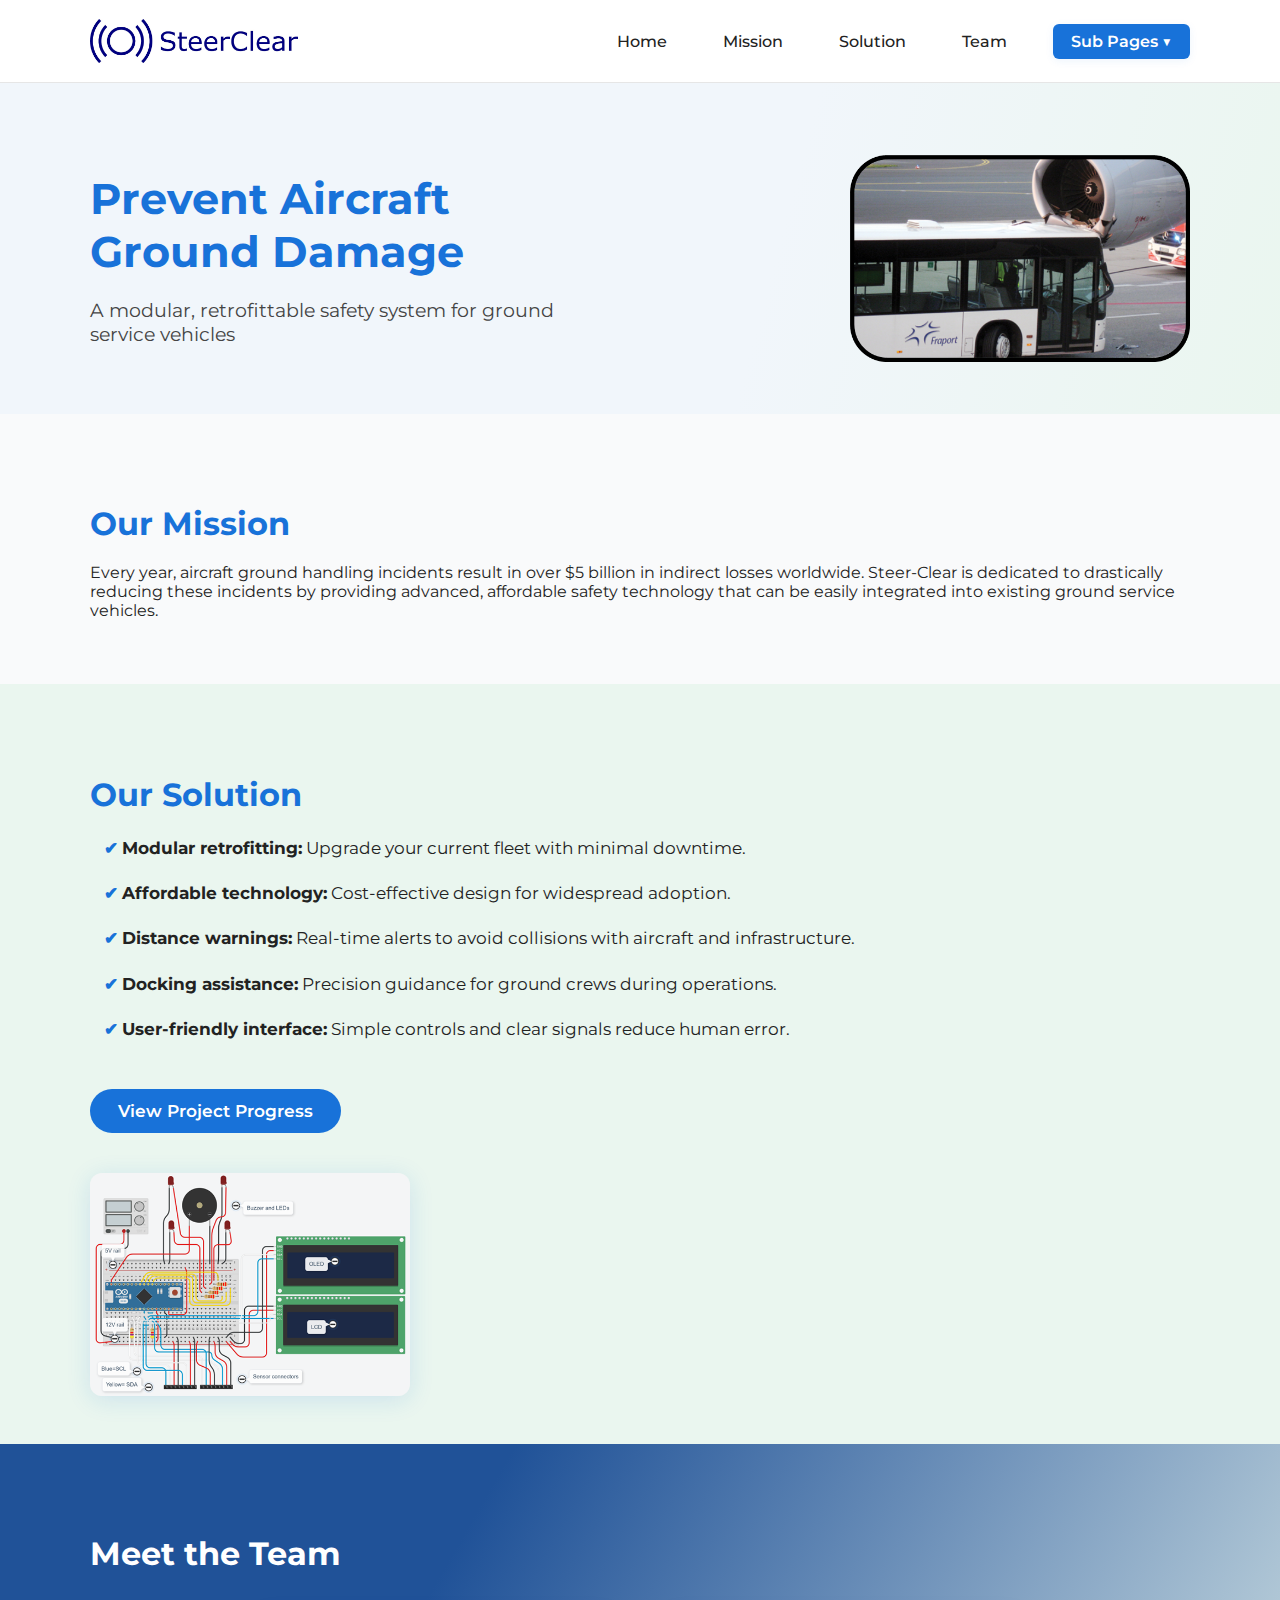
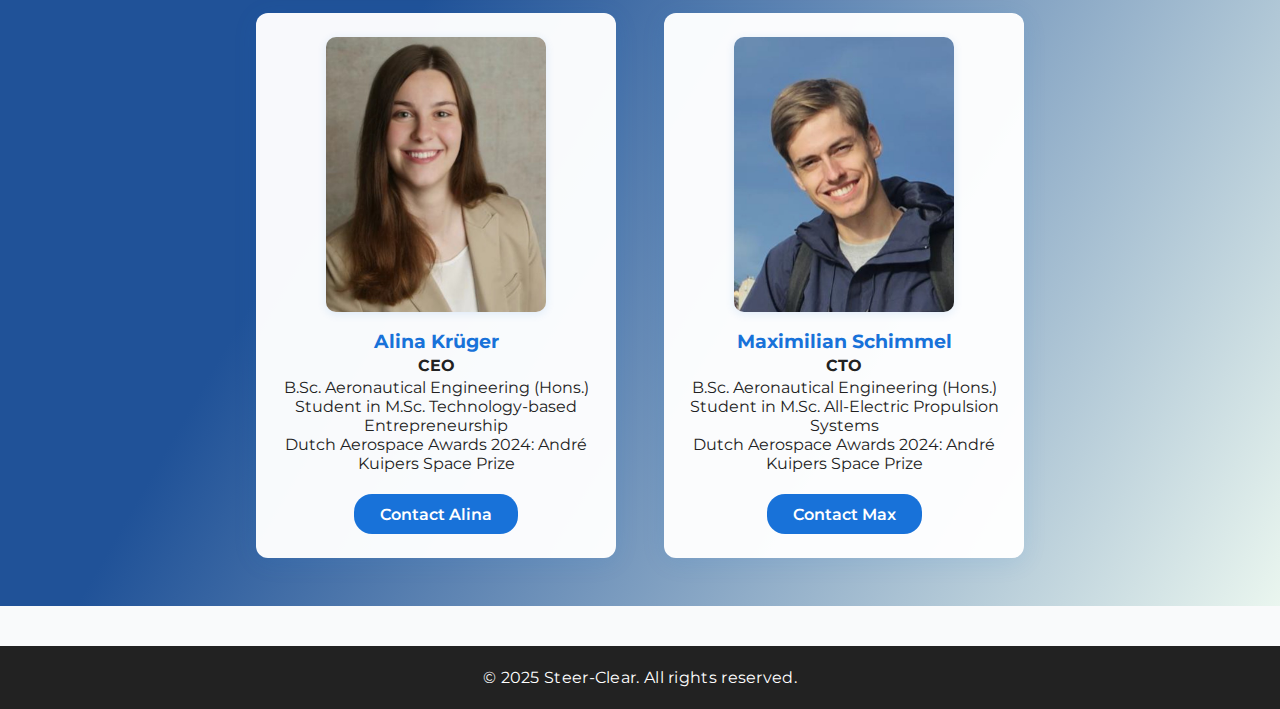
<file: index.html>
<!DOCTYPE html>
<html lang="en">
<head>
  <meta charset="UTF-8" />
  <meta name="viewport" content="width=device-width, initial-scale=1.0"/>
  <title>Steer-Clear | Aircraft Ground Handling Safety Solutions</title>
  <link href="https://fonts.googleapis.com/css?family=Montserrat:700,400&display=swap" rel="stylesheet">
  <link rel="stylesheet" href="style.css" />
</head>
<body>
  <nav class="navbar">
    <div class="container nav-container">
      <div class="logo">
        <img src="logo-steerclear.png" alt="Steer-Clear Logo" height="44" />
      </div>
      <div class="nav-links">
        <a href="index.html">Home</a>
        <a href="#mission">Mission</a>
        <a href="#solution">Solution</a>
        <a href="#team">Team</a>
        <div class="dropdown">
          <button class="dropbtn">Sub Pages ▼</button>
          <div class="dropdown-content">
            <a href="contact-alina.html">Contact Alina Krüger</a>
            <a href="contact-max.html">Contact Maximilian Schimmel</a>
            <a href="project-progress.html">Project Progress</a>
          </div>
        </div>
      </div>
    </div>
  </nav>

  <header class="hero">
    <div class="container hero-content">
      <div>
        <h1>Prevent Aircraft Ground Damage</h1>
        <p class="subtitle">A modular, retrofittable safety system for ground service vehicles</p>
      </div>
      <img src="aircraft-illustration.png" alt="Aircraft ground handling illustration" class="hero-img"/>
    </div>
  </header>

  <section id="mission" class="section">
    <div class="container">
      <h2>Our Mission</h2>
      <p>
        Every year, aircraft ground handling incidents result in over $5 billion in indirect losses worldwide. Steer-Clear is dedicated to drastically reducing these incidents by providing advanced, affordable safety technology that can be easily integrated into existing ground service vehicles.
      </p>
    </div>
  </section>

  <section id="solution" class="section alt-bg">
    <div class="container solution-content">
      <div>
        <h2>Our Solution</h2>
        <ul class="features-list">
          <li><strong>Modular retrofitting:</strong> Upgrade your current fleet with minimal downtime.</li>
          <li><strong>Affordable technology:</strong> Cost-effective design for widespread adoption.</li>
          <li><strong>Distance warnings:</strong> Real-time alerts to avoid collisions with aircraft and infrastructure.</li>
          <li><strong>Docking assistance:</strong> Precision guidance for ground crews during operations.</li>
          <li><strong>User-friendly interface:</strong> Simple controls and clear signals reduce human error.</li>
        </ul>
        <a href="project-progress.html" class="solution-btn">View Project Progress</a>
      </div>
      <img src="system-demo.png" alt="Steer-Clear system demo" class="solution-img"/>
    </div>
  </section>

  <section id="team" class="section team-section">
    <div class="container">
      <h2>Meet the Team</h2>
      <div class="team-wrapper">
        <!-- Alina Krüger -->
        <div class="team-member-card">
          <img src="alina.jpg" alt="Alina Krüger" class="team-photo" />
          <div class="team-info">
            <h3>Alina Krüger</h3>
            <p><strong>CEO</strong></p>
            <p>B.Sc. Aeronautical Engineering (Hons.)<br>
              Student in M.Sc. Technology-based Entrepreneurship<br>
              Dutch Aerospace Awards 2024: André Kuipers Space Prize
            </p>
            <a href="contact-alina.html" class="contact-btn">Contact Alina</a>
          </div>
        </div>
        <!-- Maximilian Schimmel -->
        <div class="team-member-card">
          <img src="maximilian.jpg" alt="Maximilian Schimmel" class="team-photo" />
          <div class="team-info">
            <h3>Maximilian Schimmel</h3>
            <p><strong>CTO</strong></p>
            <p>B.Sc. Aeronautical Engineering (Hons.)<br>
              Student in M.Sc. All-Electric Propulsion Systems<br>
              Dutch Aerospace Awards 2024: André Kuipers Space Prize
            </p>
            <a href="contact-max.html" class="contact-btn">Contact Max</a>
          </div>
        </div>
      </div>
    </div>
  </section>

  <footer class="footer">
    <div class="container">
      <span>&copy; 2025 Steer-Clear. All rights reserved.</span>
    </div>
  </footer>
</body>
</html>
</file>
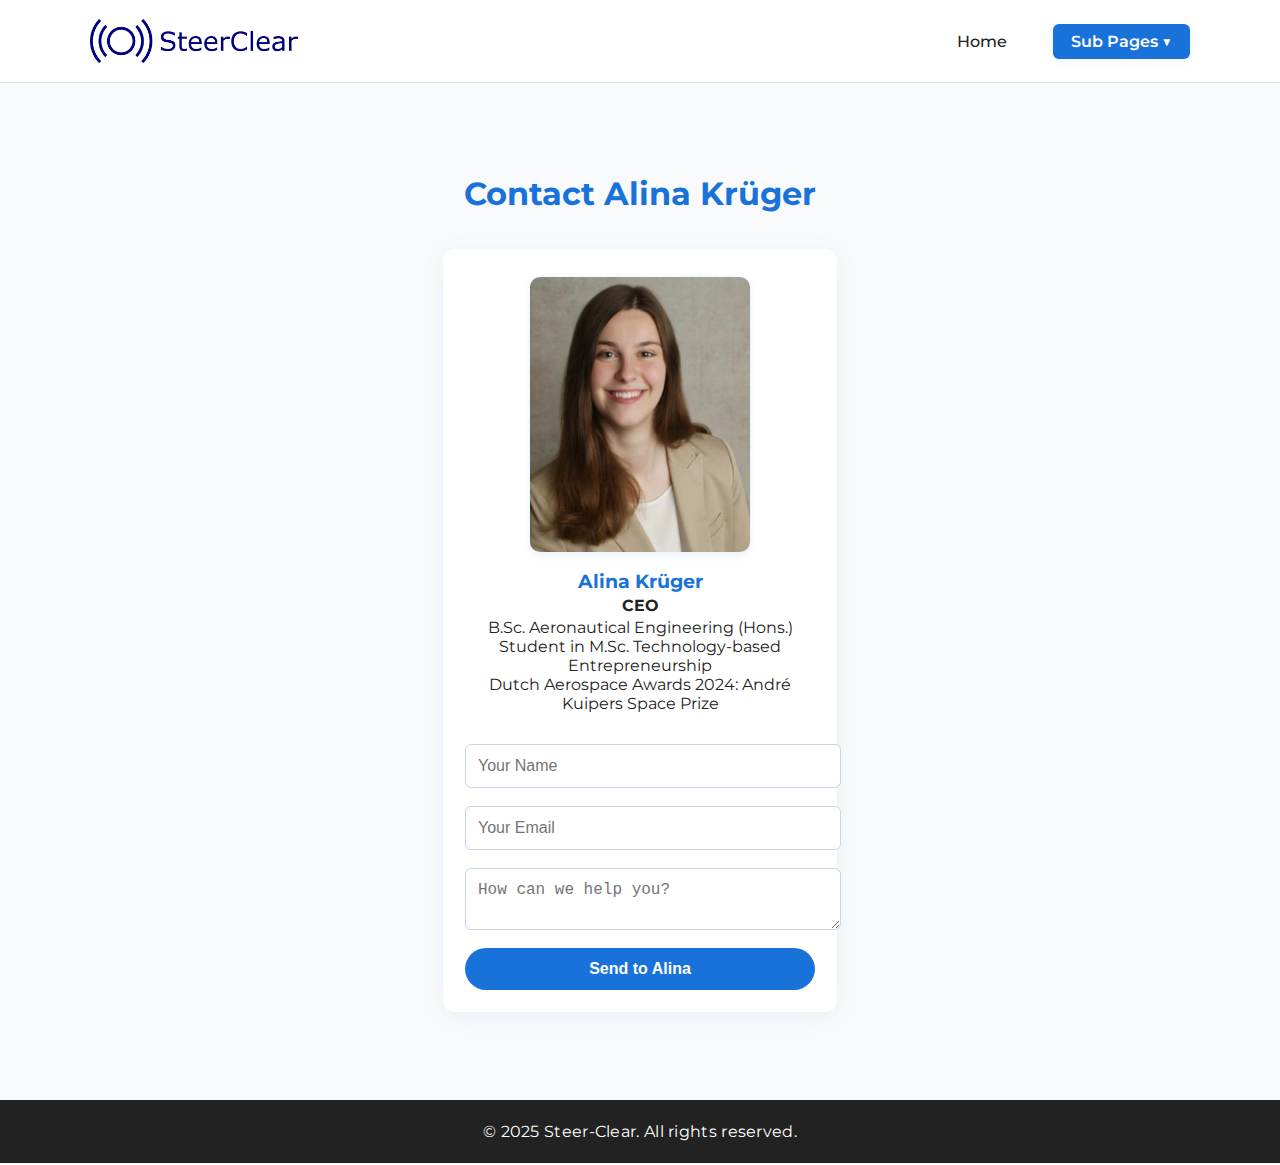
<file: contact-alina.html>
<!DOCTYPE html>
<html lang="en">
<head>
  <meta charset="UTF-8" />
  <meta name="viewport" content="width=device-width, initial-scale=1.0"/>
  <title>Contact Alina Krüger | Steer-Clear</title>
  <link href="https://fonts.googleapis.com/css?family=Montserrat:700,400&display=swap" rel="stylesheet">
  <link rel="stylesheet" href="style.css" />
</head>
<body>
  <nav class="navbar">
    <div class="container nav-container">
      <div class="logo">
        <img src="logo-steerclear.png" alt="Steer-Clear Logo" height="44" />
      </div>
      <div class="nav-links">
        <a href="index.html">Home</a>
        <div class="dropdown">
          <button class="dropbtn">Sub Pages ▼</button>
          <div class="dropdown-content">
            <a href="contact-alina.html">Contact Alina Krüger</a>
            <a href="contact-max.html">Contact Maximilian Schimmel</a>
            <a href="project-progress.html">Project Progress</a>
          </div>
        </div>
      </div>
    </div>
  </nav>

  <section class="section contact-page-section">
    <div class="container contact-content">
      <h2>Contact Alina Krüger</h2>
      <div class="team-contact-card contact-only">
        <img src="alina.jpg" alt="Alina Krüger" class="team-contact-photo" />
        <div class="team-contact-info">
          <h3>Alina Krüger</h3>
          <p><strong>CEO</strong></p>
          <p>B.Sc. Aeronautical Engineering (Hons.)<br>
            Student in M.Sc. Technology-based Entrepreneurship<br>
            Dutch Aerospace Awards 2024: André Kuipers Space Prize
          </p>
        </div>
        <form class="contact-form" action="https://formsubmit.co/alina@steerclear.se" method="POST">
          <input type="text" name="name" placeholder="Your Name" required />
          <input type="email" name="email" placeholder="Your Email" required />
          <textarea name="message" placeholder="How can we help you?" required></textarea>
          <input type="hidden" name="_captcha" value="false">
          <input type="hidden" name="_next" value="https://yourwebsite.com/thankyou.html">
          <button type="submit">Send to Alina</button>
        </form>
      </div>
    </div>
  </section>

  <footer class="footer">
    <div class="container">
      <span>&copy; 2025 Steer-Clear. All rights reserved.</span>
    </div>
  </footer>
</body>
</html>
</file>
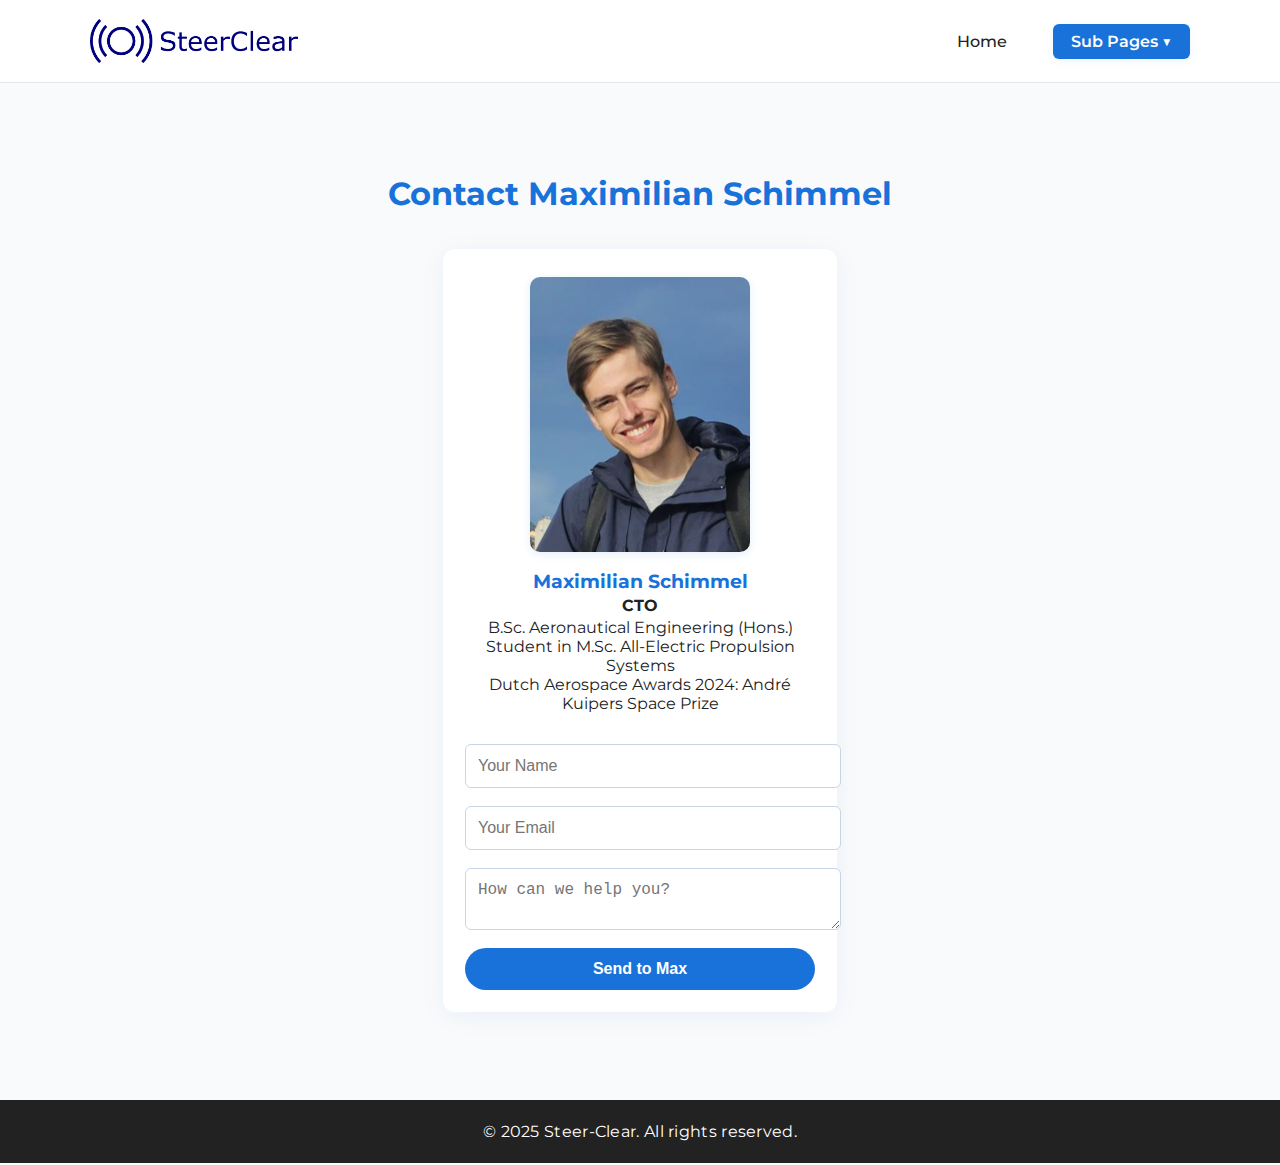
<file: contact-max.html>
<!DOCTYPE html>
<html lang="en">
<head>
  <meta charset="UTF-8" />
  <meta name="viewport" content="width=device-width, initial-scale=1.0"/>
  <title>Contact Maximilian Schimmel | Steer-Clear</title>
  <link href="https://fonts.googleapis.com/css?family=Montserrat:700,400&display=swap" rel="stylesheet">
  <link rel="stylesheet" href="style.css" />
</head>
<body>
  <nav class="navbar">
    <div class="container nav-container">
      <div class="logo">
        <img src="logo-steerclear.png" alt="Steer-Clear Logo" height="44" />
      </div>
      <div class="nav-links">
        <a href="index.html">Home</a>
        <div class="dropdown">
          <button class="dropbtn">Sub Pages ▼</button>
          <div class="dropdown-content">
            <a href="contact-alina.html">Contact Alina Krüger</a>
            <a href="contact-max.html">Contact Maximilian Schimmel</a>
            <a href="project-progress.html">Project Progress</a>
          </div>
        </div>
      </div>
    </div>
  </nav>

  <section class="section contact-page-section">
    <div class="container contact-content">
      <h2>Contact Maximilian Schimmel</h2>
      <div class="team-contact-card contact-only">
        <img src="maximilian.jpg" alt="Maximilian Schimmel" class="team-contact-photo" />
        <div class="team-contact-info">
          <h3>Maximilian Schimmel</h3>
          <p><strong>CTO</strong></p>
          <p>B.Sc. Aeronautical Engineering (Hons.)<br>
            Student in M.Sc. All-Electric Propulsion Systems<br>
            Dutch Aerospace Awards 2024: André Kuipers Space Prize
          </p>
        </div>
        <form class="contact-form" action="https://formsubmit.co/max@steerclear.se" method="POST">
          <input type="text" name="name" placeholder="Your Name" required />
          <input type="email" name="email" placeholder="Your Email" required />
          <textarea name="message" placeholder="How can we help you?" required></textarea>
          <input type="hidden" name="_captcha" value="false">
          <input type="hidden" name="_next" value="https://yourwebsite.com/thankyou.html">
          <button type="submit">Send to Max</button>
        </form>
      </div>
    </div>
  </section>

  <footer class="footer">
    <div class="container">
      <span>&copy; 2025 Steer-Clear. All rights reserved.</span>
    </div>
  </footer>
</body>
</html>
</file>
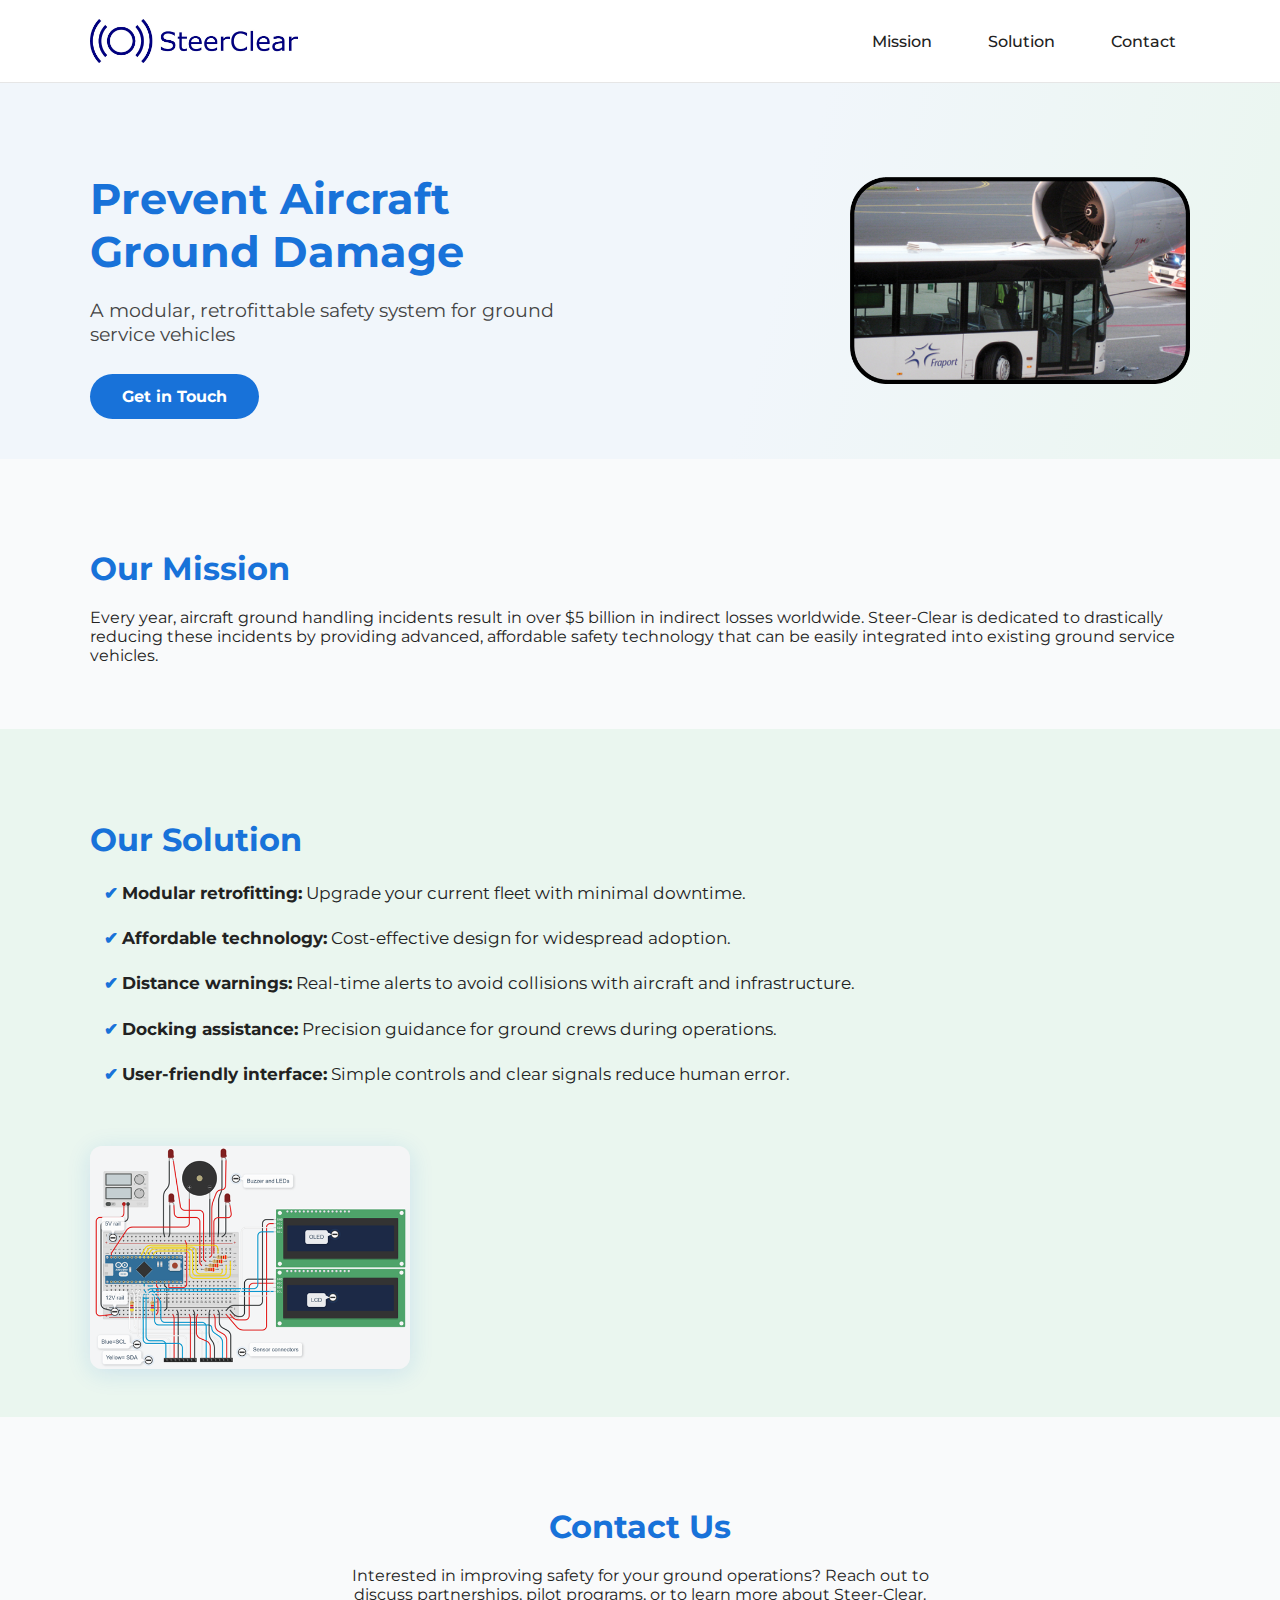
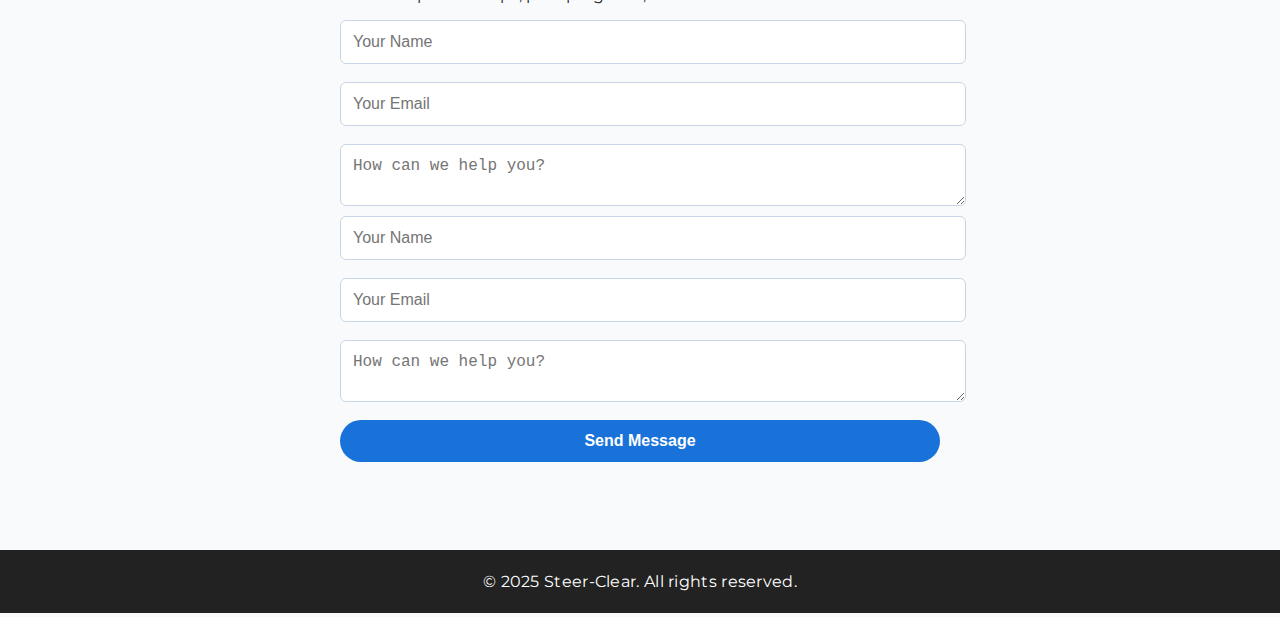
<file: index_chat_not_work.html>
<!DOCTYPE html>
<html lang="en">
<head>
  <meta charset="UTF-8" />
  <meta name="viewport" content="width=device-width, initial-scale=1.0"/>
  <title>Steer-Clear | Aircraft Ground Handling Safety Solutions</title>
  <link href="https://fonts.googleapis.com/css?family=Montserrat:700,400&display=swap" rel="stylesheet">
  <link rel="stylesheet" href="style.css" />
</head>
<body>
  <nav class="navbar">
    <div class="container nav-container">
      <div class="logo">
        <img src="logo-steerclear.png" alt="Steer-Clear Logo" height="44" />
      </div>
      <div class="nav-links">
        <a href="#mission">Mission</a>
        <a href="#solution">Solution</a>
        <a href="#contact">Contact</a>
      </div>
    </div>
  </nav>

  <header class="hero">
    <div class="container hero-content">
      <div>
        <h1>Prevent Aircraft Ground Damage</h1>
        <p class="subtitle">A modular, retrofittable safety system for ground service vehicles</p>
        <a href="#contact" class="cta-btn">Get in Touch</a>
      </div>
      <img src="aircraft-illustration.png" alt="Aircraft ground handling illustration" class="hero-img"/>
    </div>
  </header>

  <section id="mission" class="section">
    <div class="container">
      <h2>Our Mission</h2>
      <p>
        Every year, aircraft ground handling incidents result in over $5 billion in indirect losses worldwide. Steer-Clear is dedicated to drastically reducing these incidents by providing advanced, affordable safety technology that can be easily integrated into existing ground service vehicles.
      </p>
    </div>
  </section>

  <section id="solution" class="section alt-bg">
    <div class="container solution-content">
      <div>
        <h2>Our Solution</h2>
        <ul class="features-list">
          <li><strong>Modular retrofitting:</strong> Upgrade your current fleet with minimal downtime.</li>
          <li><strong>Affordable technology:</strong> Cost-effective design for widespread adoption.</li>
          <li><strong>Distance warnings:</strong> Real-time alerts to avoid collisions with aircraft and infrastructure.</li>
          <li><strong>Docking assistance:</strong> Precision guidance for ground crews during operations.</li>
          <li><strong>User-friendly interface:</strong> Simple controls and clear signals reduce human error.</li>
        </ul>
      </div>
      <img src="system-demo.png" alt="Steer-Clear system demo" class="solution-img"/>
    </div>
  </section>

  <section id="contact" class="section">
    <div class="container contact-content">
      <h2>Contact Us</h2>
      <p>
        Interested in improving safety for your ground operations? Reach out to discuss partnerships, pilot programs, or to learn more about Steer-Clear.
      </p>
      <!-- Form 1: Sends to max@steerclear.se -->
      <form class="contact-form" action="https://formsubmit.co/max@steerclear.se" method="POST" target="_blank">
        <input type="text" name="name" placeholder="Your Name" required />
        <input type="email" name="email" placeholder="Your Email" required />
        <textarea name="message" placeholder="How can we help you?" required></textarea>
        <input type="hidden" name="_captcha" value="false">
        <button type="submit" style="display:none;">Send to Max</button>
      </form>

      <!-- Form 2: Sends to alina@steerclear.se -->
      <form class="contact-form" action="https://formsubmit.co/alina@steerclear.se" method="POST">
        <input type="text" name="name" placeholder="Your Name" required />
        <input type="email" name="email" placeholder="Your Email" required />
        <textarea name="message" placeholder="How can we help you?" required></textarea>
        <input type="hidden" name="_captcha" value="false">
        <input type="hidden" name="_next" value="https://yourwebsite.com/thankyou.html">
        <button type="submit">Send Message</button>
      </form>
    </div>
  </section>

  <footer class="footer">
    <div class="container">
      <span>&copy; 2025 Steer-Clear. All rights reserved.</span>
    </div>
  </footer>
</body>
</html>
</file>
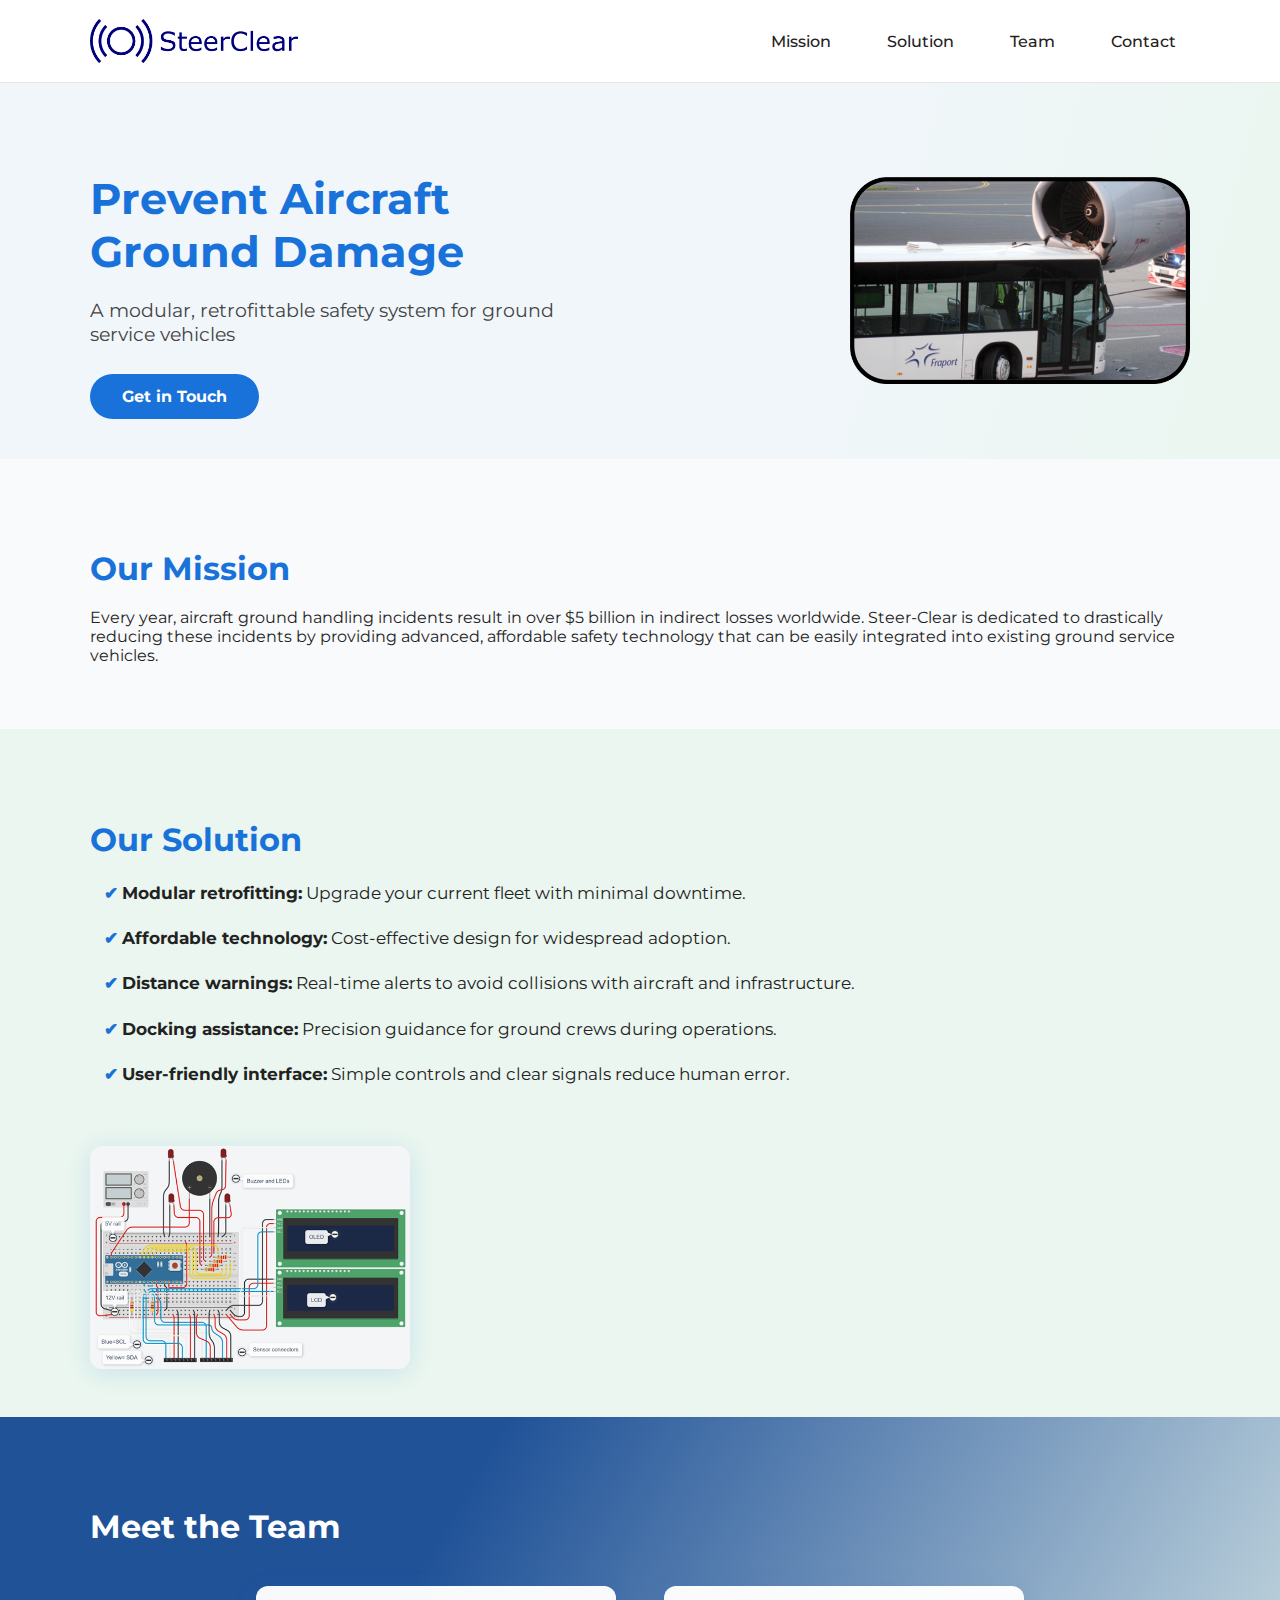
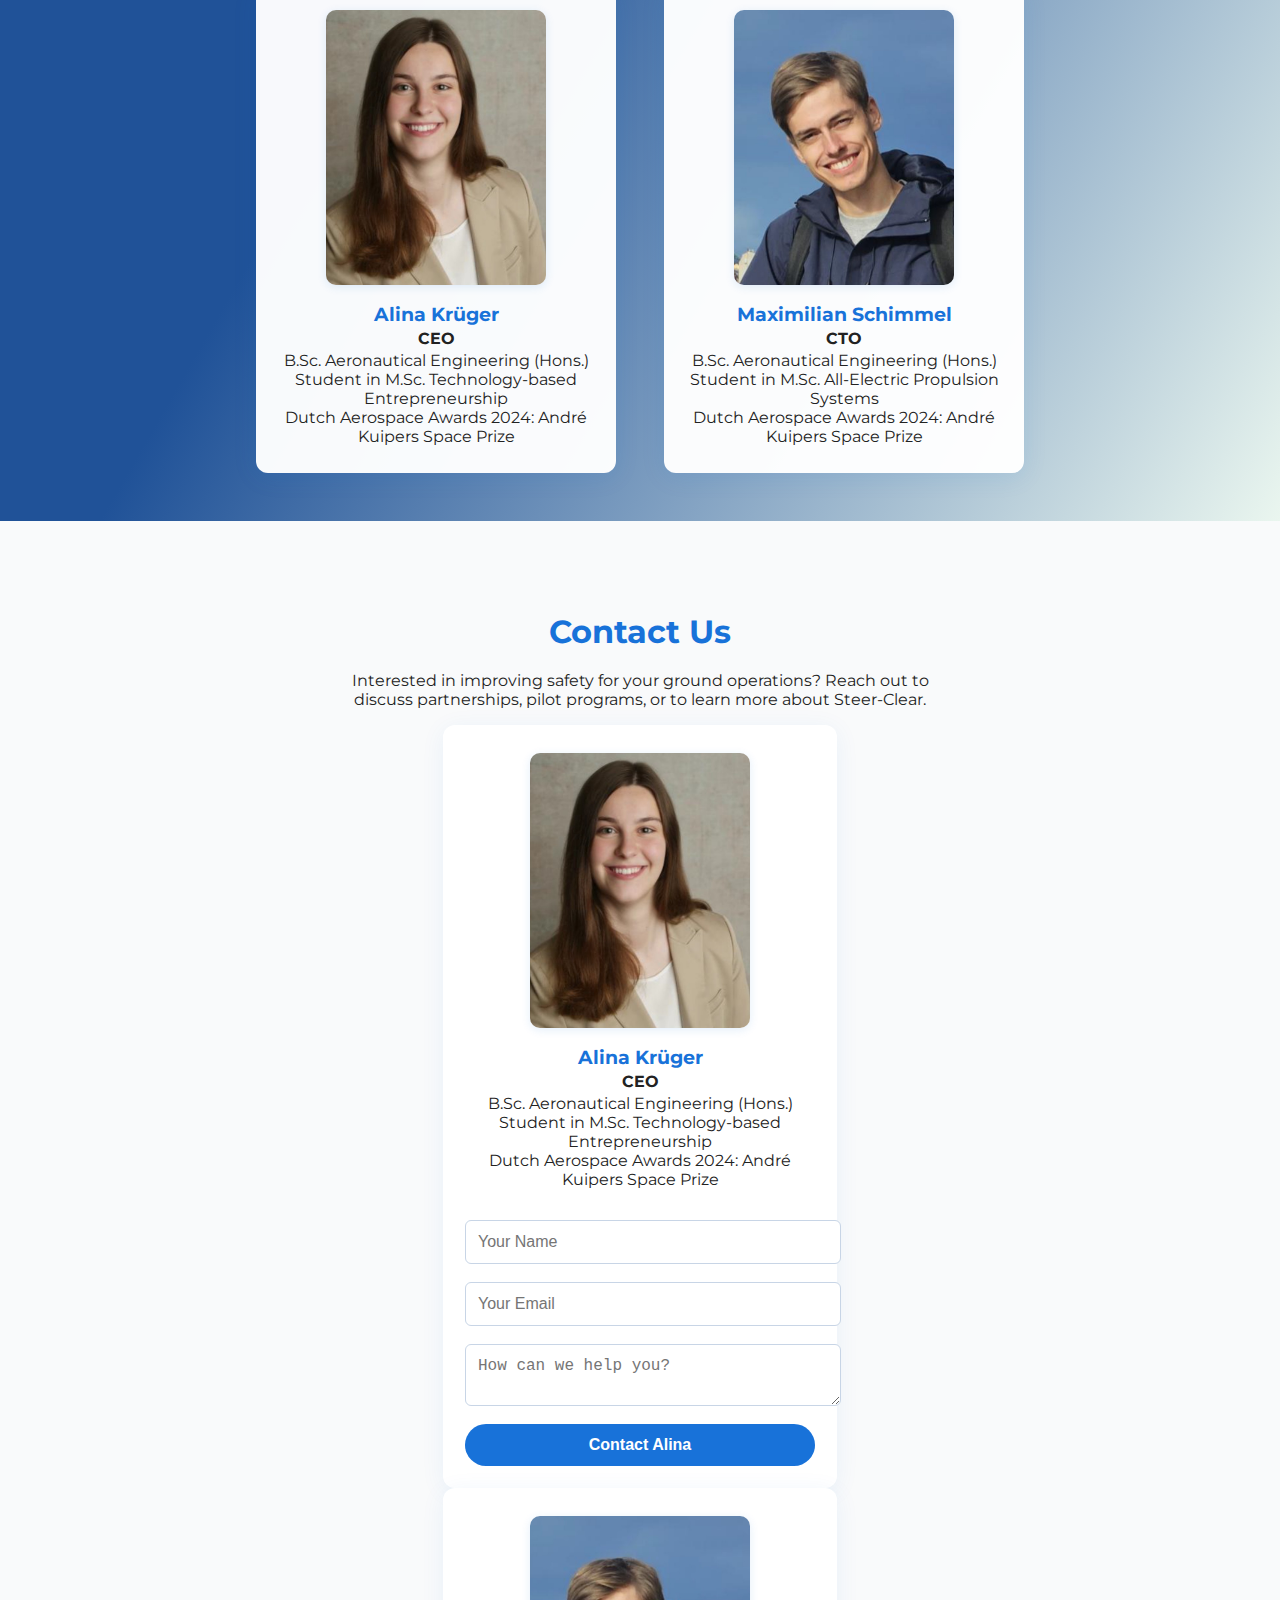
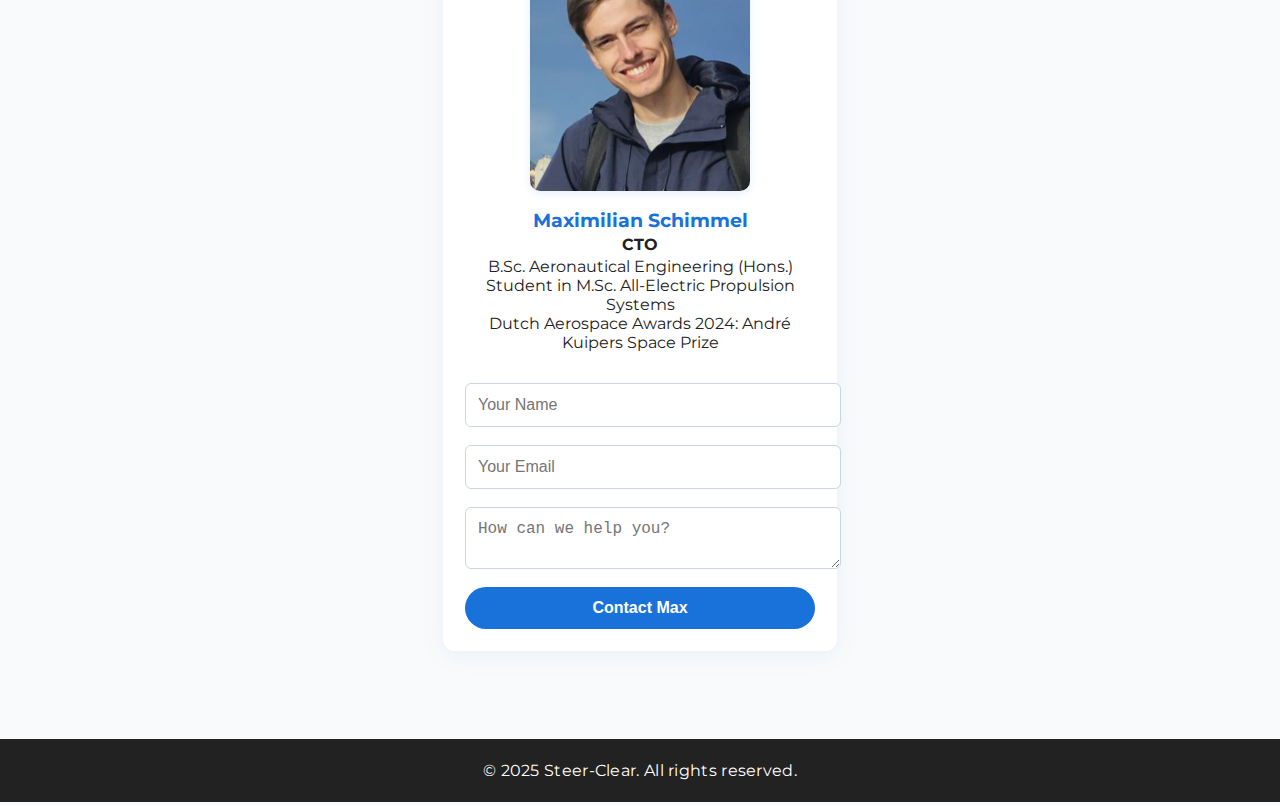
<file: index_old.html>
<!DOCTYPE html>
<html lang="en">
<head>
  <meta charset="UTF-8" />
  <meta name="viewport" content="width=device-width, initial-scale=1.0"/>
  <title>Steer-Clear | Aircraft Ground Handling Safety Solutions</title>
  <link href="https://fonts.googleapis.com/css?family=Montserrat:700,400&display=swap" rel="stylesheet">
  <link rel="stylesheet" href="style.css" />
</head>
<body>
  <nav class="navbar">
    <div class="container nav-container">
      <div class="logo">
        <img src="logo-steerclear.png" alt="Steer-Clear Logo" height="44" />
      </div>
      <div class="nav-links">
        <a href="#mission">Mission</a>
        <a href="#solution">Solution</a>
        <a href="#team">Team</a>
        <a href="#contact">Contact</a>
      </div>
    </div>
  </nav>

  <header class="hero">
    <div class="container hero-content">
      <div>
        <h1>Prevent Aircraft Ground Damage</h1>
        <p class="subtitle">A modular, retrofittable safety system for ground service vehicles</p>
        <a href="#contact" class="cta-btn">Get in Touch</a>
      </div>
      <img src="aircraft-illustration.png" alt="Aircraft ground handling illustration" class="hero-img"/>
    </div>
  </header>

  <section id="mission" class="section">
    <div class="container">
      <h2>Our Mission</h2>
      <p>
        Every year, aircraft ground handling incidents result in over $5 billion in indirect losses worldwide. Steer-Clear is dedicated to drastically reducing these incidents by providing advanced, affordable safety technology that can be easily integrated into existing ground service vehicles.
      </p>
    </div>
  </section>

  <section id="solution" class="section alt-bg">
    <div class="container solution-content">
      <div>
        <h2>Our Solution</h2>
        <ul class="features-list">
          <li><strong>Modular retrofitting:</strong> Upgrade your current fleet with minimal downtime.</li>
          <li><strong>Affordable technology:</strong> Cost-effective design for widespread adoption.</li>
          <li><strong>Distance warnings:</strong> Real-time alerts to avoid collisions with aircraft and infrastructure.</li>
          <li><strong>Docking assistance:</strong> Precision guidance for ground crews during operations.</li>
          <li><strong>User-friendly interface:</strong> Simple controls and clear signals reduce human error.</li>
        </ul>
      </div>
      <img src="system-demo.png" alt="Steer-Clear system demo" class="solution-img"/>
    </div>
  </section>

  <section id="team" class="section team-section">
    <div class="container">
      <h2>Meet the Team</h2>
      <div class="team-wrapper">
        <!-- Alina Krüger -->
        <div class="team-member-card">
          <img src="alina.jpg" alt="Alina Krüger" class="team-photo" />
          <div class="team-info">
            <h3>Alina Krüger</h3>
            <p><strong>CEO</strong></p>
            <p>B.Sc. Aeronautical Engineering (Hons.)<br>
              Student in M.Sc. Technology-based Entrepreneurship<br>
              Dutch Aerospace Awards 2024: André Kuipers Space Prize
            </p>
          </div>
        </div>
        <!-- Maximilian Schimmel -->
        <div class="team-member-card">
          <img src="maximilian.jpg" alt="Maximilian Schimmel" class="team-photo" />
          <div class="team-info">
            <h3>Maximilian Schimmel</h3>
            <p><strong>CTO</strong></p>
            <p>B.Sc. Aeronautical Engineering (Hons.)<br>
              Student in M.Sc. All-Electric Propulsion Systems<br>
              Dutch Aerospace Awards 2024: André Kuipers Space Prize
            </p>
          </div>
        </div>
      </div>
    </div>
  </section>

  <section id="contact" class="section">
    <div class="container contact-content">
      <h2>Contact Us</h2>
      <p>
        Interested in improving safety for your ground operations? Reach out to discuss partnerships, pilot programs, or to learn more about Steer-Clear.
      </p>
      <div class="team-contact-wrapper">
        <!-- Alina Krüger Contact Card -->
        <div class="team-contact-card">
          <img src="alina.jpg" alt="Alina Krüger" class="team-contact-photo" />
          <div class="team-contact-info">
            <h3>Alina Krüger</h3>
            <p><strong>CEO</strong></p>
            <p>B.Sc. Aeronautical Engineering (Hons.)<br>
              Student in M.Sc. Technology-based Entrepreneurship<br>
              Dutch Aerospace Awards 2024: André Kuipers Space Prize
            </p>
          </div>
          <form class="contact-form" action="https://formsubmit.co/alina@steerclear.se" method="POST">
            <input type="text" name="name" placeholder="Your Name" required />
            <input type="email" name="email" placeholder="Your Email" required />
            <textarea name="message" placeholder="How can we help you?" required></textarea>
            <input type="hidden" name="_captcha" value="false">
            <input type="hidden" name="_next" value="https://yourwebsite.com/thankyou.html">
            <button type="submit">Contact Alina</button>
          </form>
        </div>
        <!-- Maximilian Schimmel Contact Card -->
        <div class="team-contact-card">
          <img src="maximilian.jpg" alt="Maximilian Schimmel" class="team-contact-photo" />
          <div class="team-contact-info">
            <h3>Maximilian Schimmel</h3>
            <p><strong>CTO</strong></p>
            <p>B.Sc. Aeronautical Engineering (Hons.)<br>
              Student in M.Sc. All-Electric Propulsion Systems<br>
              Dutch Aerospace Awards 2024: André Kuipers Space Prize
            </p>
          </div>
          <form class="contact-form" action="https://formsubmit.co/max@steerclear.se" method="POST">
            <input type="text" name="name" placeholder="Your Name" required />
            <input type="email" name="email" placeholder="Your Email" required />
            <textarea name="message" placeholder="How can we help you?" required></textarea>
            <input type="hidden" name="_captcha" value="false">
            <input type="hidden" name="_next" value="https://yourwebsite.com/thankyou.html">
            <button type="submit">Contact Max</button>
          </form>
        </div>
      </div>
    </div>
  </section>

  <footer class="footer">
    <div class="container">
      <span>&copy; 2025 Steer-Clear. All rights reserved.</span>
    </div>
  </footer>
</body>
</html>
</file>
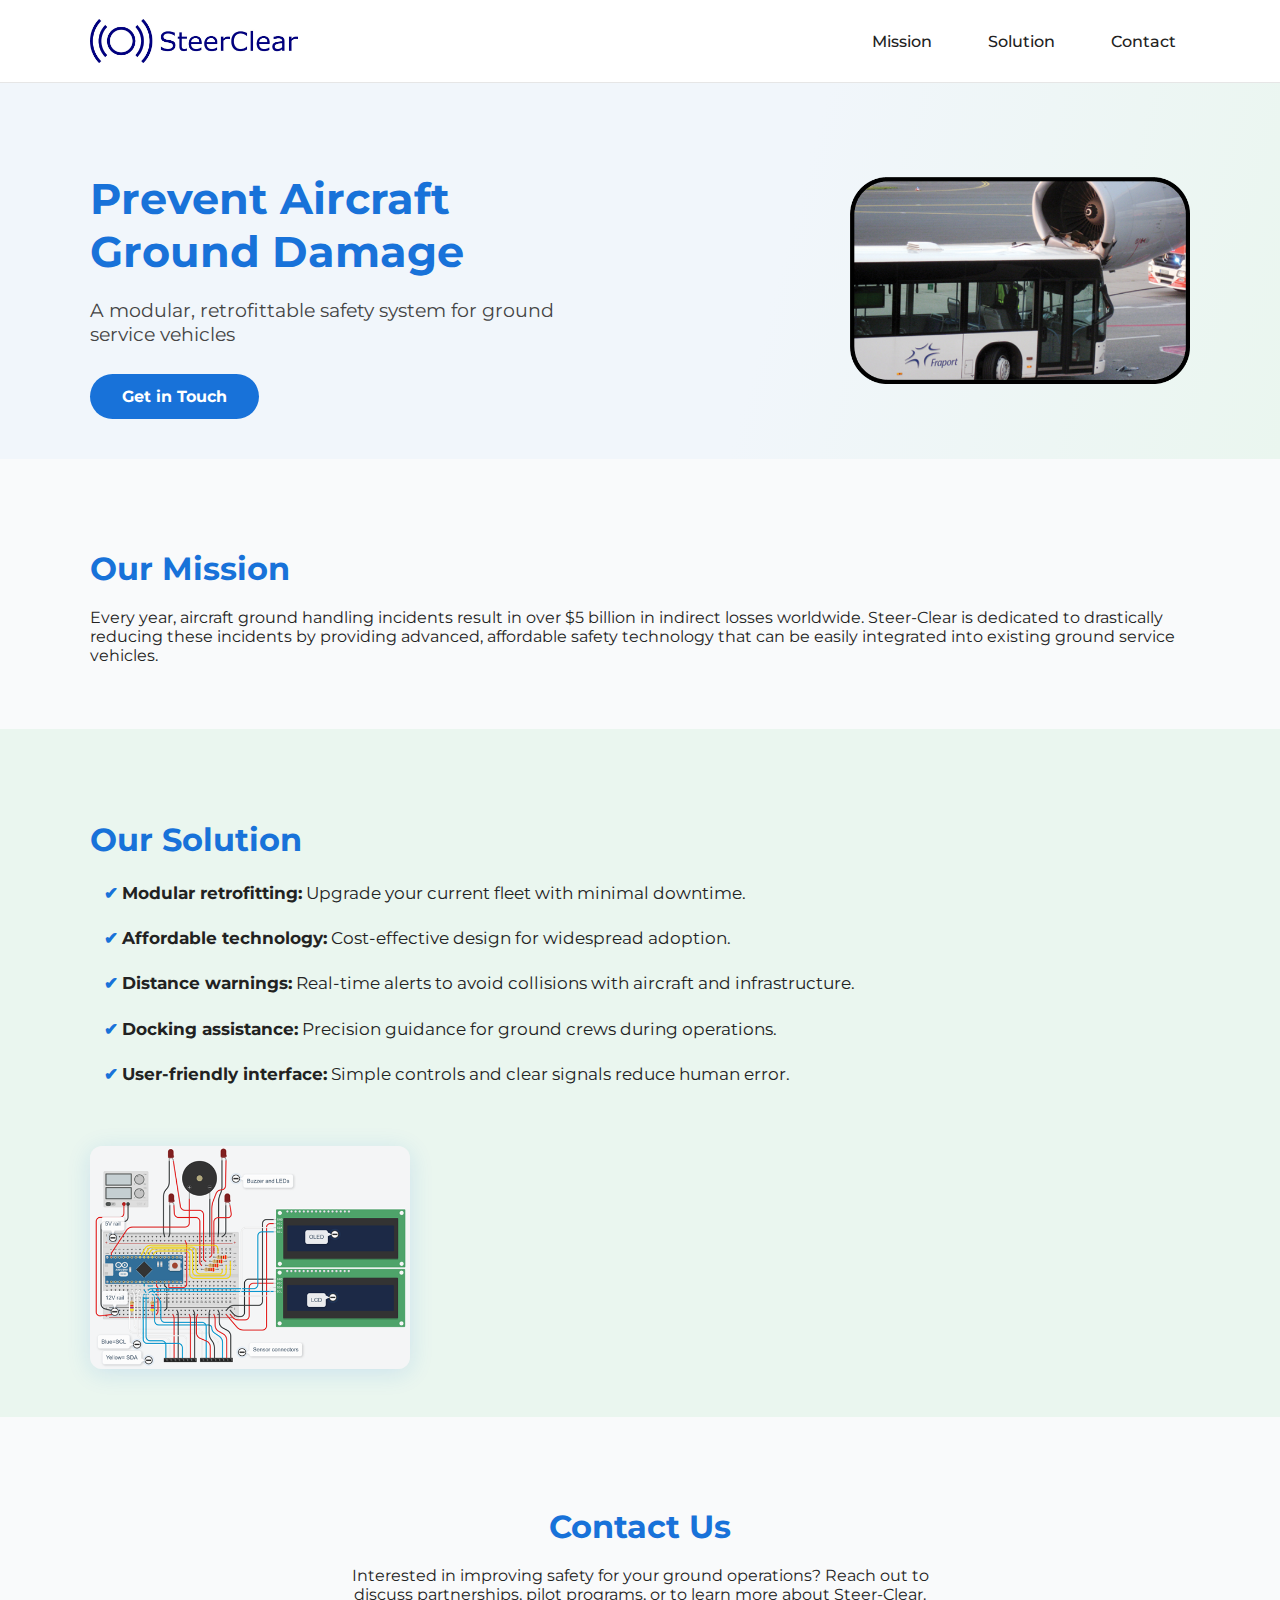
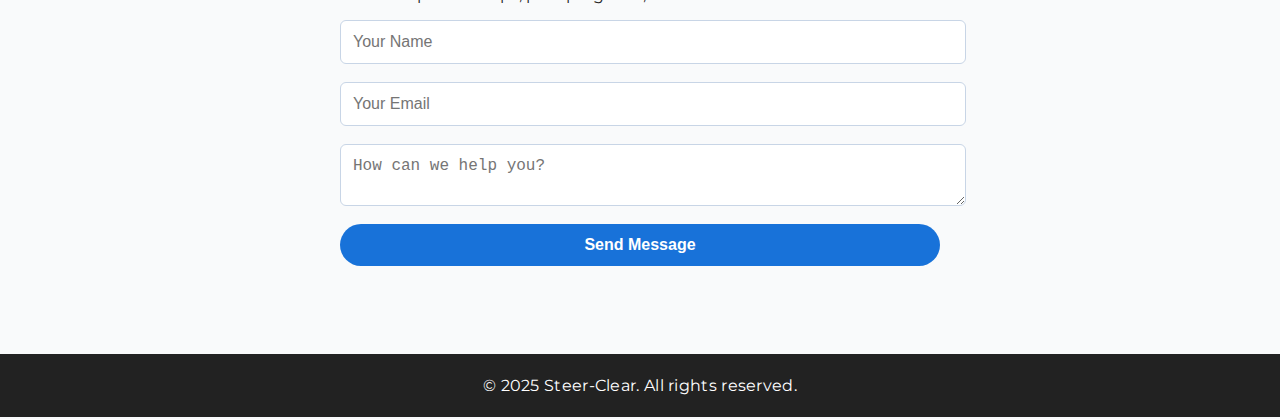
<file: index_Version2.html>
<!DOCTYPE html>
<html lang="en">
<head>
  <meta charset="UTF-8" />
  <meta name="viewport" content="width=device-width, initial-scale=1.0"/>
  <title>Steer-Clear | Aircraft Ground Handling Safety Solutions</title>
  <link href="https://fonts.googleapis.com/css?family=Montserrat:700,400&display=swap" rel="stylesheet">
  <link rel="stylesheet" href="style.css" />
</head>
<body>
  <nav class="navbar">
    <div class="container nav-container">
      <div class="logo">
        <img src="logo-steerclear.png" alt="Steer-Clear Logo" height="44" />
      </div>
      <div class="nav-links">
        <a href="#mission">Mission</a>
        <a href="#solution">Solution</a>
        <a href="#contact">Contact</a>
      </div>
    </div>
  </nav>

  <header class="hero">
    <div class="container hero-content">
      <div>
        <h1>Prevent Aircraft Ground Damage</h1>
        <p class="subtitle">A modular, retrofittable safety system for ground service vehicles</p>
        <a href="#contact" class="cta-btn">Get in Touch</a>
      </div>
      <img src="aircraft-illustration.png" alt="Aircraft ground handling illustration" class="hero-img"/>
    </div>
  </header>

  <section id="mission" class="section">
    <div class="container">
      <h2>Our Mission</h2>
      <p>
        Every year, aircraft ground handling incidents result in over $5 billion in indirect losses worldwide. Steer-Clear is dedicated to drastically reducing these incidents by providing advanced, affordable safety technology that can be easily integrated into existing ground service vehicles.
      </p>
    </div>
  </section>

  <section id="solution" class="section alt-bg">
    <div class="container solution-content">
      <div>
        <h2>Our Solution</h2>
        <ul class="features-list">
          <li><strong>Modular retrofitting:</strong> Upgrade your current fleet with minimal downtime.</li>
          <li><strong>Affordable technology:</strong> Cost-effective design for widespread adoption.</li>
          <li><strong>Distance warnings:</strong> Real-time alerts to avoid collisions with aircraft and infrastructure.</li>
          <li><strong>Docking assistance:</strong> Precision guidance for ground crews during operations.</li>
          <li><strong>User-friendly interface:</strong> Simple controls and clear signals reduce human error.</li>
        </ul>
      </div>
      <img src="system-demo.png" alt="Steer-Clear system demo" class="solution-img"/>
    </div>
  </section>

  <section id="contact" class="section">
    <div class="container contact-content">
      <h2>Contact Us</h2>
      <p>
        Interested in improving safety for your ground operations? Reach out to discuss partnerships, pilot programs, or to learn more about Steer-Clear.
      </p>
      <form class="contact-form" action="mailto:info@steer-clear.com" method="POST" enctype="text/plain">
        <input type="text" name="Name" placeholder="Your Name" required />
        <input type="email" name="Email" placeholder="Your Email" required />
        <textarea name="Message" placeholder="How can we help you?" required></textarea>
        <button type="submit">Send Message</button>
      </form>
    </div>
  </section>

  <footer class="footer">
    <div class="container">
      <span>&copy; 2025 Steer-Clear. All rights reserved.</span>
    </div>
  </footer>
</body>
</html>
</file>
<file: style.css>
body {
  margin: 0;
  font-family: 'Montserrat', Arial, sans-serif;
  background: #f9fafb;
  color: #222;
}
.container {
  width: 90%;
  max-width: 1100px;
  margin: 0 auto;
}
.navbar {
  background: #fff;
  border-bottom: 1px solid #e6e6e6;
  position: sticky;
  top: 0;
  z-index: 100;
}
.nav-container {
  display: flex;
  align-items: center;
  justify-content: space-between;
  padding: 1.2rem 0;
}
.logo {
  display: flex;
  align-items: center;
  font-weight: 700;
  font-size: 1.2rem;
  letter-spacing: 1px;
}
.logo img {
  margin-right: 12px;
  height: 44px;
}
.nav-links {
  display: flex;
  align-items: center;
  gap: 16px;
}
.nav-links a {
  margin-left: 12px;
  text-decoration: none;
  color: #222;
  font-weight: 500;
  transition: color 0.2s;
  padding: 8px 14px;
  border-radius: 6px;
}
.nav-links a:hover {
  color: #1a73e8;
  background: #eaf6ef;
}
.dropdown {
  position: relative;
  display: inline-block;
  margin-left: 16px;
}
.dropbtn {
  background-color: #1872d9;
  color: white;
  padding: 8px 18px;
  font-size: 1rem;
  border: none;
  border-radius: 6px;
  cursor: pointer;
  font-family: 'Montserrat', Arial, sans-serif;
  font-weight: 600;
  box-shadow: 0 2px 8px rgba(24, 114, 217, 0.08);
  transition: background 0.2s;
}
.dropbtn:hover, .dropbtn:focus {
  background-color: #145aa3;
}
.dropdown-content {
  display: none;
  position: absolute;
  background-color: #fff;
  min-width: 210px;
  box-shadow: 0 8px 24px rgba(24, 114, 217, 0.16);
  border-radius: 8px;
  z-index: 1;
  margin-top: 8px;
}
.dropdown-content a {
  color: #222;
  padding: 12px 16px;
  text-decoration: none;
  display: block;
  border-radius: 4px;
  transition: background 0.2s;
  margin: 0;
}
.dropdown-content a:hover {
  background-color: #eaf6ef;
  color: #1872d9;
}
.dropdown:hover .dropdown-content {
  display: block;
}
.dropdown:hover .dropbtn {
  background-color: #145aa3;
}
@media (max-width: 700px) {
  .nav-links {
    flex-direction: column;
    gap: 8px;
    align-items: flex-end;
  }
  .dropbtn, .dropdown-content a {
    width: 100%;
    box-sizing: border-box;
  }
}

.hero {
  background: linear-gradient(105deg, #f1f6fb 60%, #eaf6ef 100%);
  padding: 60px 0 40px 0;
}
.hero-content {
  display: flex;
  align-items: center;
  justify-content: space-between;
  flex-wrap: wrap;
}
.hero-content > div {
  max-width: 520px;
}
.hero h1 {
  font-size: 2.7rem;
  margin-bottom: 16px;
  color: #1872d9;
}
.subtitle {
  font-size: 1.2rem;
  color: #444;
  margin-bottom: 28px;
}
.cta-btn {
  display: inline-block;
  background: #1872d9;
  color: #fff;
  padding: 13px 32px;
  border-radius: 25px;
  text-decoration: none;
  font-weight: 700;
  font-size: 1rem;
  transition: background 0.2s;
}
.cta-btn:hover {
  background: #145aa3;
}
.hero-img {
  max-width: 340px;
  width: 100%;
  margin-left: 40px;
}
.section {
  padding: 64px 0 48px 0;
  background: #f9fafb;
}
.section.alt-bg {
  background: #eaf6ef;
}
.section h2 {
  color: #1872d9;
  font-size: 2rem;
  margin-bottom: 20px;
}
.features-list {
  list-style: none;
  padding: 0;
  margin: 0 0 0 14px;
}
.features-list li {
  margin-bottom: 18px;
  font-size: 1.07rem;
  line-height: 1.6;
  padding-left: 18px;
  position: relative;
}
.features-list li:before {
  content: "✔";
  position: absolute;
  left: 0;
  color: #1872d9;
  font-weight: 700;
}
.solution-content {
  display: flex;
  align-items: center;
  flex-wrap: wrap;
  gap: 40px;
}
.solution-img {
  max-width: 320px;
  width: 100%;
  border-radius: 12px;
  box-shadow: 0 4px 24px rgba(24, 114, 217, 0.14);
}
.solution-btn {
  display: inline-block;
  margin-top: 28px;
  background: #1872d9;
  color: #fff;
  padding: 12px 28px;
  border-radius: 24px;
  font-weight: 600;
  text-decoration: none;
  font-size: 1.05rem;
  transition: background 0.2s;
}
.solution-btn:hover {
  background: #145aa3;
}

/* TEAM SECTION */
.team-section {
  background: linear-gradient(120deg,#205298 30%,#eaf6ef 100%);
}
.team-section h2 {
  color: #fff;
  margin-bottom: 40px;
}
.team-wrapper {
  display: flex;
  gap: 48px;
  justify-content: center;
  flex-wrap: wrap;
}
.team-member-card {
  background: rgba(255,255,255,0.97);
  box-shadow: 0 4px 24px rgba(24, 114, 217, 0.1);
  border-radius: 12px;
  padding: 24px 20px;
  max-width: 320px;
  flex: 1 1 260px;
  display: flex;
  flex-direction: column;
  align-items: center;
}
.team-photo {
  width: 100%;
  max-width: 220px;
  border-radius: 10px;
  margin-bottom: 18px;
  object-fit: cover;
  aspect-ratio: 2/2.5;
  box-shadow: 0 2px 10px rgba(24, 114, 217, 0.12);
}
.team-info {
  text-align: center;
}
.team-info h3 {
  margin: 0 0 2px 0;
  font-size: 1.18rem;
  color: #1872d9;
}
.team-info p {
  font-size: 0.99rem;
  margin: 3px 0;
  color: #222;
}
.contact-btn {
  display: inline-block;
  margin-top: 18px;
  background: #1872d9;
  color: #fff;
  padding: 10px 26px;
  border-radius: 18px;
  font-weight: 600;
  text-decoration: none;
  font-size: 1.01rem;
  transition: background 0.2s;
}
.contact-btn:hover {
  background: #145aa3;
}

/* CONTACT PAGE */
.contact-content {
  max-width: 600px;
  margin: 0 auto;
  text-align: center;
}
.team-contact-card {
  background: #fff;
  box-shadow: 0 4px 24px rgba(24, 114, 217, 0.07);
  border-radius: 12px;
  padding: 28px 22px 22px 22px;
  max-width: 350px;
  margin: 0 auto;
  display: flex;
  flex-direction: column;
  align-items: center;
}
.contact-only {
  margin-top: 36px;
}
.team-contact-photo {
  width: 100%;
  max-width: 220px;
  border-radius: 10px;
  margin-bottom: 18px;
  object-fit: cover;
  aspect-ratio: 2/2.5;
  box-shadow: 0 2px 10px rgba(24, 114, 217, 0.12);
}
.team-contact-info {
  text-align: center;
  margin-bottom: 18px;
}
.team-contact-info h3 {
  margin: 0 0 2px 0;
  font-size: 1.18rem;
  color: #1872d9;
}
.team-contact-info p {
  font-size: 0.99rem;
  margin: 3px 0;
  color: #222;
}
.contact-form {
  display: flex;
  flex-direction: column;
  gap: 18px;
  margin-top: 10px;
  width: 100%;
}
.contact-form input,
.contact-form textarea {
  padding: 12px;
  border: 1px solid #c8d5e6;
  border-radius: 6px;
  font-size: 1rem;
  width: 100%;
  resize: vertical;
}
.contact-form button {
  background: #1872d9;
  color: #fff;
  padding: 12px 0;
  border: none;
  border-radius: 25px;
  font-weight: 700;
  font-size: 1rem;
  cursor: pointer;
  transition: background 0.2s;
}
.contact-form button:hover {
  background: #145aa3;
}

/* BLOG/PROGRESS SECTION */
.blog-section {
  background: #f9fafb;
}
.blog-section h2 {
  margin-bottom: 36px;
  color: #1872d9;
}
.blog-post {
  background: #fff;
  border-radius: 12px;
  box-shadow: 0 3px 18px rgba(24, 114, 217, 0.10);
  padding: 26px 22px 22px 22px;
  margin-bottom: 40px;
}
.blog-post h3 {
  color: #145aa3;
  margin-top: 0;
}
.blog-date {
  font-size: 0.97rem;
  color: #1872d9;
  margin-bottom: 12px;
}
.blog-img {
  width: 100%;
  max-width: 500px;
  border-radius: 8px;
  margin: 16px 0;
  object-fit: cover;
  box-shadow: 0 2px 10px rgba(24, 114, 217, 0.12);
}
@media (max-width: 900px) {
  .hero-content, .solution-content, .team-wrapper {
    flex-direction: column;
    text-align: center;
    gap: 32px;
  }
  .hero-img, .solution-img, .team-photo, .team-contact-photo, .blog-img {
    margin: 30px 0 0 0;
    max-width: 98vw;
  }
  .team-member-card, .team-contact-card {
    max-width: 95vw;
    width: 100%;
  }
}

.footer {
  background: #222;
  color: #fff;
  text-align: center;
  padding: 22px 0;
  letter-spacing: 0.3px;
  font-size: 1rem;
  margin-top: 40px;
}
</file>
